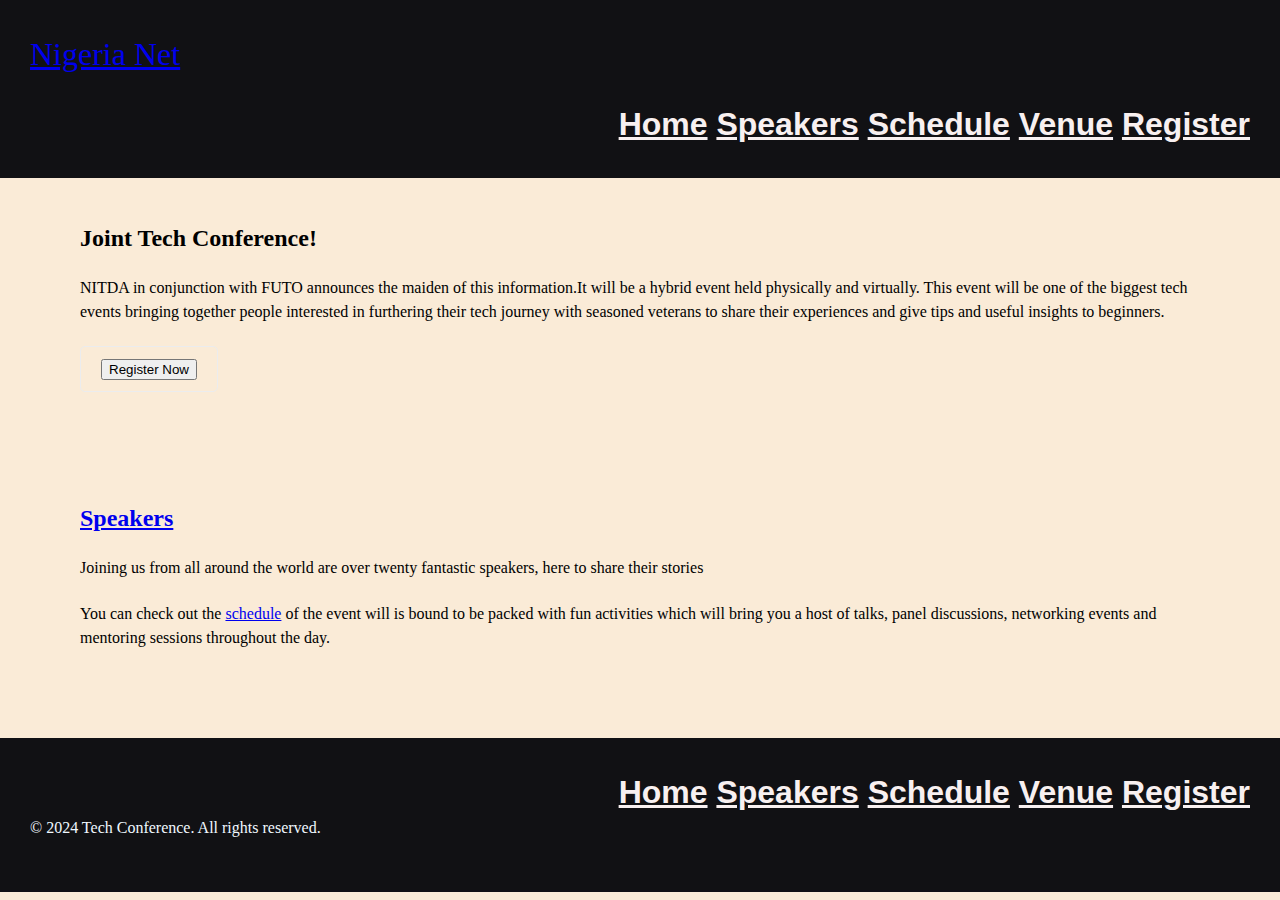
<file: public/index.html>
<!DOCTYPE html>
<html lang="en">
<head>
    <meta charset="UTF-8">
    <meta name="viewport" content="width=device-width, initial-scale=1.0">
    <title>Nigeria_net</title>
    <link rel="Stylesheet" href="../stylesheets/main.css">
    
</head>
<body>
    

    <header class="container">
        <section>
            <h1>
            <a href="index.html"> Nigeria Net</a>
            </h1>
        </section>

        <nav class="text">
            <a href="index.html">Home</a>
            <a href="speakers.html">Speakers</a>
            <a href="schedule.html">Schedule</a>
            <a href="venue.html">Venue</a>
            <a href="register.html">Register</a>
        </nav>
    </header> 
    
    <section class="hero container">
        <h2>Joint Tech Conference!</h2>
        <p>NITDA in conjunction with FUTO announces the maiden of this information.It will be a hybrid event
           held physically and virtually. This event will be one of the biggest tech events bringing together
           people interested in furthering their tech journey with seasoned veterans to share their experiences 
           and give tips and useful insights to beginners. 
        </p>
        <a class="btn btn-alt" href="register.html"> <button type="button">Register Now</button></a>
    </section>

    <section class="hero container">
        <a href="speakers.html">
            <h2>Speakers</h2>
        </a>
        <p>Joining us from all around the world are over twenty fantastic speakers, here to share their stories</p>
        <p>You can check out the <a href="schedule.html">schedule</a> of the event will is bound to be packed with 
           fun activities which will bring you a host of talks, panel discussions, networking events and mentoring
           sessions throughout the day. 

        </p>
    </section>

    <footer class="container">
        <nav class="text">
            <a href="index.html">Home</a>
            <a href="speakers.html">Speakers</a>
            <a href="schedule.html">Schedule</a>
            <a href="venue.html">Venue</a>
            <a href="register.html">Register</a>
        </nav>
        <p>&copy; 2024 Tech Conference. All rights reserved.</p>
    </footer>
    <script src="script.js"></script>
</body>
</html>
</file>
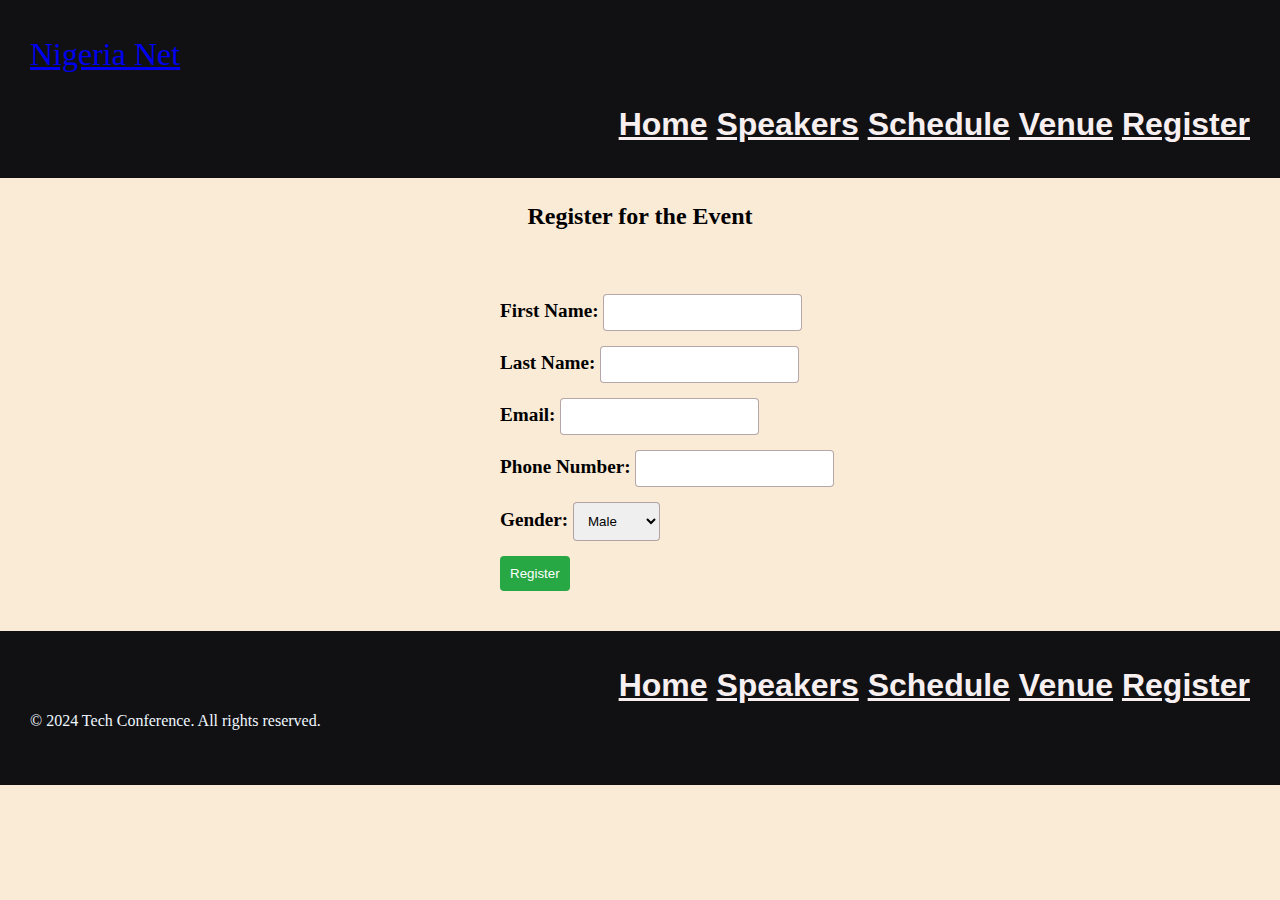
<file: public/register.html>
<!DOCTYPE html>
<html lang="en">
<head>
    <meta charset="UTF-8">
    <meta name="viewport" content="width=device-width, initial-scale=1.0">
    <title>Nigeria_net</title>
    <link rel="Stylesheet" href="../stylesheets/main.css">
    
</head>
<body>
    

    <header class="container">
        <section>
            <h1>
            <a href="index.html"> Nigeria Net</a>
            </h1>
        </section>

        <nav class="text">
            <a href="index.html">Home</a>
            <a href="speakers.html">Speakers</a>
            <a href="schedule.html">Schedule</a>
            <a href="venue.html">Venue</a>
            <a href="register.html">Register</a>
        </nav>
    </header> 
    
    <h2 class="reg">Register for the Event</h2>
    <div class="form-container">
        <form class="for" action="#" method="POST">
            <label for="firstName">First Name:</label>
            <input type="text" id="firstName" name="firstName" required> <br />
      
            <label for="lastName">Last Name:</label>
            <input type="text" id="lastName" name="lastName" required> <br />
      
            <label for="email">Email:</label>
            <input type="email" id="email" name="email" required> <br />
      
            <label for="phone">Phone Number:</label>
            <input type="tel" id="phone" name="phone" required> <br />
      
            <label for="gender">Gender:</label>
            <select id="gender" name="gender" required>
              <option value="male">Male</option>
              <option value="female">Female</option>
            </select> <br />

            <button type="submit" class="reg-btn">Register</button>
        </form>
    </div>

    <footer class="container">
        <nav class="text">
            <a href="index.html">Home</a>
            <a href="speakers.html">Speakers</a>
            <a href="schedule.html">Schedule</a>
            <a href="venue.html">Venue</a>
            <a href="register.html">Register</a>
        </nav>
        <p>&copy; 2024 Tech Conference. All rights reserved.</p>
    </footer>
    
    <script src="script.js"></script>
</body>
</html>
</file>
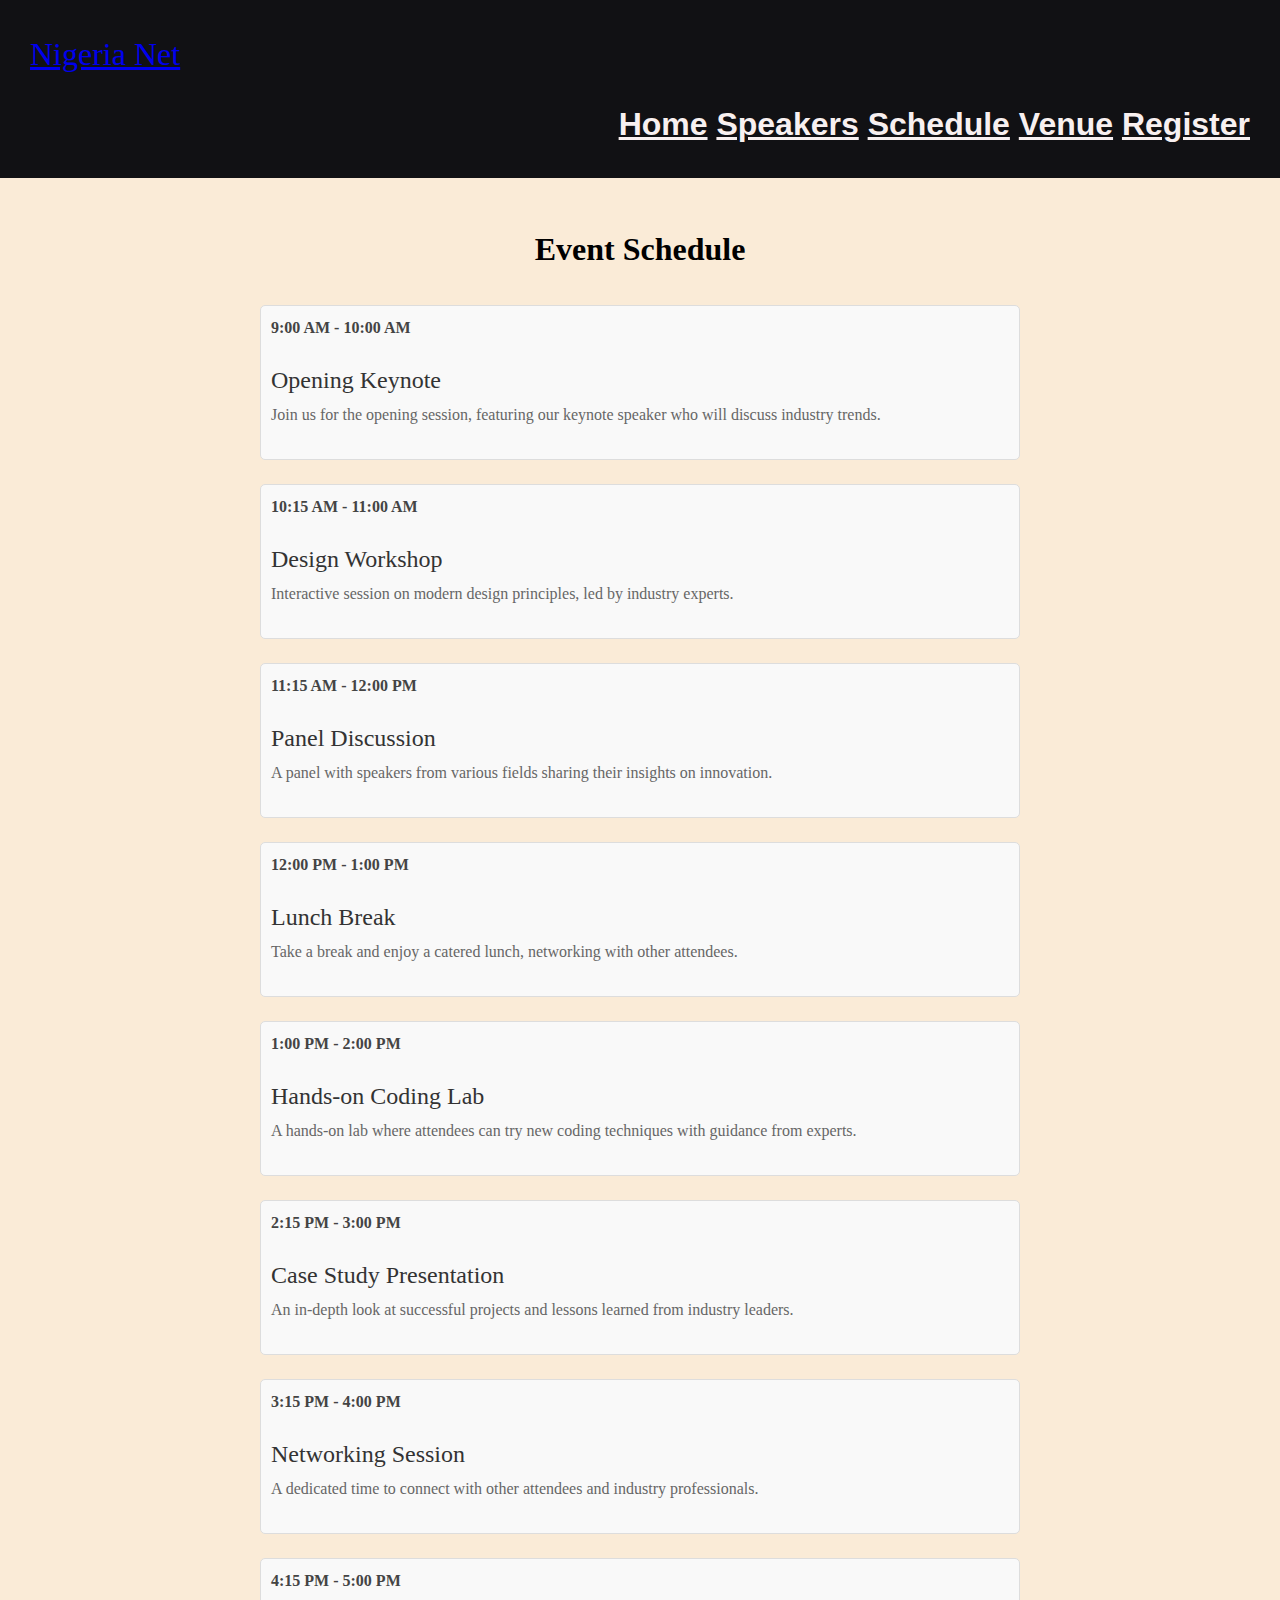
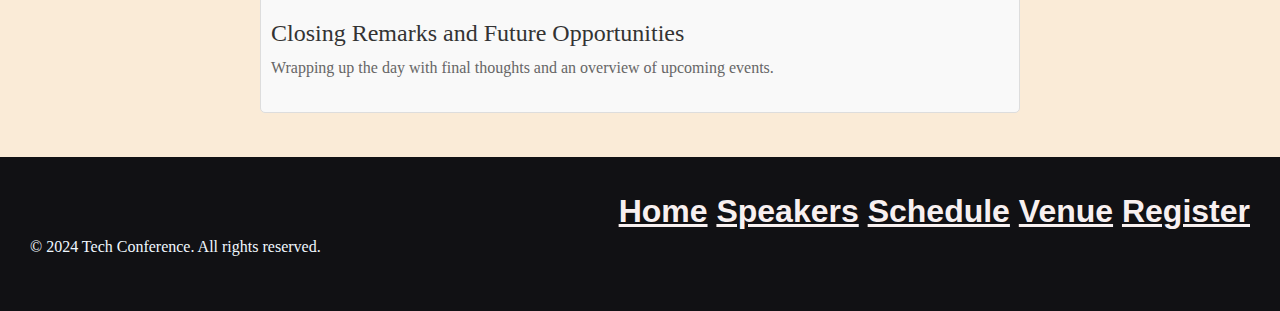
<file: public/schedule.html>
<!DOCTYPE html>
<html lang="en">
<head>
    <meta charset="UTF-8">
    <meta name="viewport" content="width=device-width, initial-scale=1.0">
    <title>Nigeria_net</title>
    <link rel="Stylesheet" href="../stylesheets/main.css">
    
</head>
<body>
    <header class="container">
        <section>
            <h1>
            <a href="index.html"> Nigeria Net</a>
            </h1>
        </section>

        <nav class="text">
            <a href="index.html">Home</a>
            <a href="speakers.html">Speakers</a>
            <a href="schedule.html">Schedule</a>
            <a href="venue.html">Venue</a>
            <a href="register.html">Register</a>
        </nav>
    </header> 
    
    <main class="schedule-container">
        <h2>Event Schedule</h2>
        <div class="event">
            <p class="time">9:00 AM - 10:00 AM</p>
            <h3>Opening Keynote</h3>
            <p class="description">Join us for the opening session, featuring our keynote speaker who will discuss industry trends.</p>
        </div>
        
        <div class="event">
            <p class="time">10:15 AM - 11:00 AM</p>
            <h3>Design Workshop</h3>
            <p class="description">Interactive session on modern design principles, led by industry experts.</p>
        </div>

        <div class="event">
            <p class="time">11:15 AM - 12:00 PM</p>
            <h3>Panel Discussion</h3>
            <p class="description">A panel with speakers from various fields sharing their insights on innovation.</p>
        </div>
        
        <div class="event">
            <p class="time">12:00 PM - 1:00 PM</p>
            <h3>Lunch Break</h3>
            <p class="description">Take a break and enjoy a catered lunch, networking with other attendees.</p>
        </div>
        
        <div class="event">
            <p class="time">1:00 PM - 2:00 PM</p>
            <h3>Hands-on Coding Lab</h3>
            <p class="description">A hands-on lab where attendees can try new coding techniques with guidance from experts.</p>
        </div>
        
        <div class="event">
            <p class="time">2:15 PM - 3:00 PM</p>
            <h3>Case Study Presentation</h3>
            <p class="description">An in-depth look at successful projects and lessons learned from industry leaders.</p>
        </div>
        
        <div class="event">
            <p class="time">3:15 PM - 4:00 PM</p>
            <h3>Networking Session</h3>
            <p class="description">A dedicated time to connect with other attendees and industry professionals.</p>
        </div>
        
        <div class="event">
            <p class="time">4:15 PM - 5:00 PM</p>
            <h3>Closing Remarks and Future Opportunities</h3>
            <p class="description">Wrapping up the day with final thoughts and an overview of upcoming events.</p>
        </div>
    </main>

    <footer class="container">
        <nav>
            <a href="index.html">Home</a>
            <a href="speakers.html">Speakers</a>
            <a href="schedule.html">Schedule</a>
            <a href="venue.html">Venue</a>
            <a href="register.html">Register</a>
        </nav>
        <p>&copy; 2024 Tech Conference. All rights reserved.</p>
    </footer>
    <script src="script.js"></script>
</body>
</html>
</file>
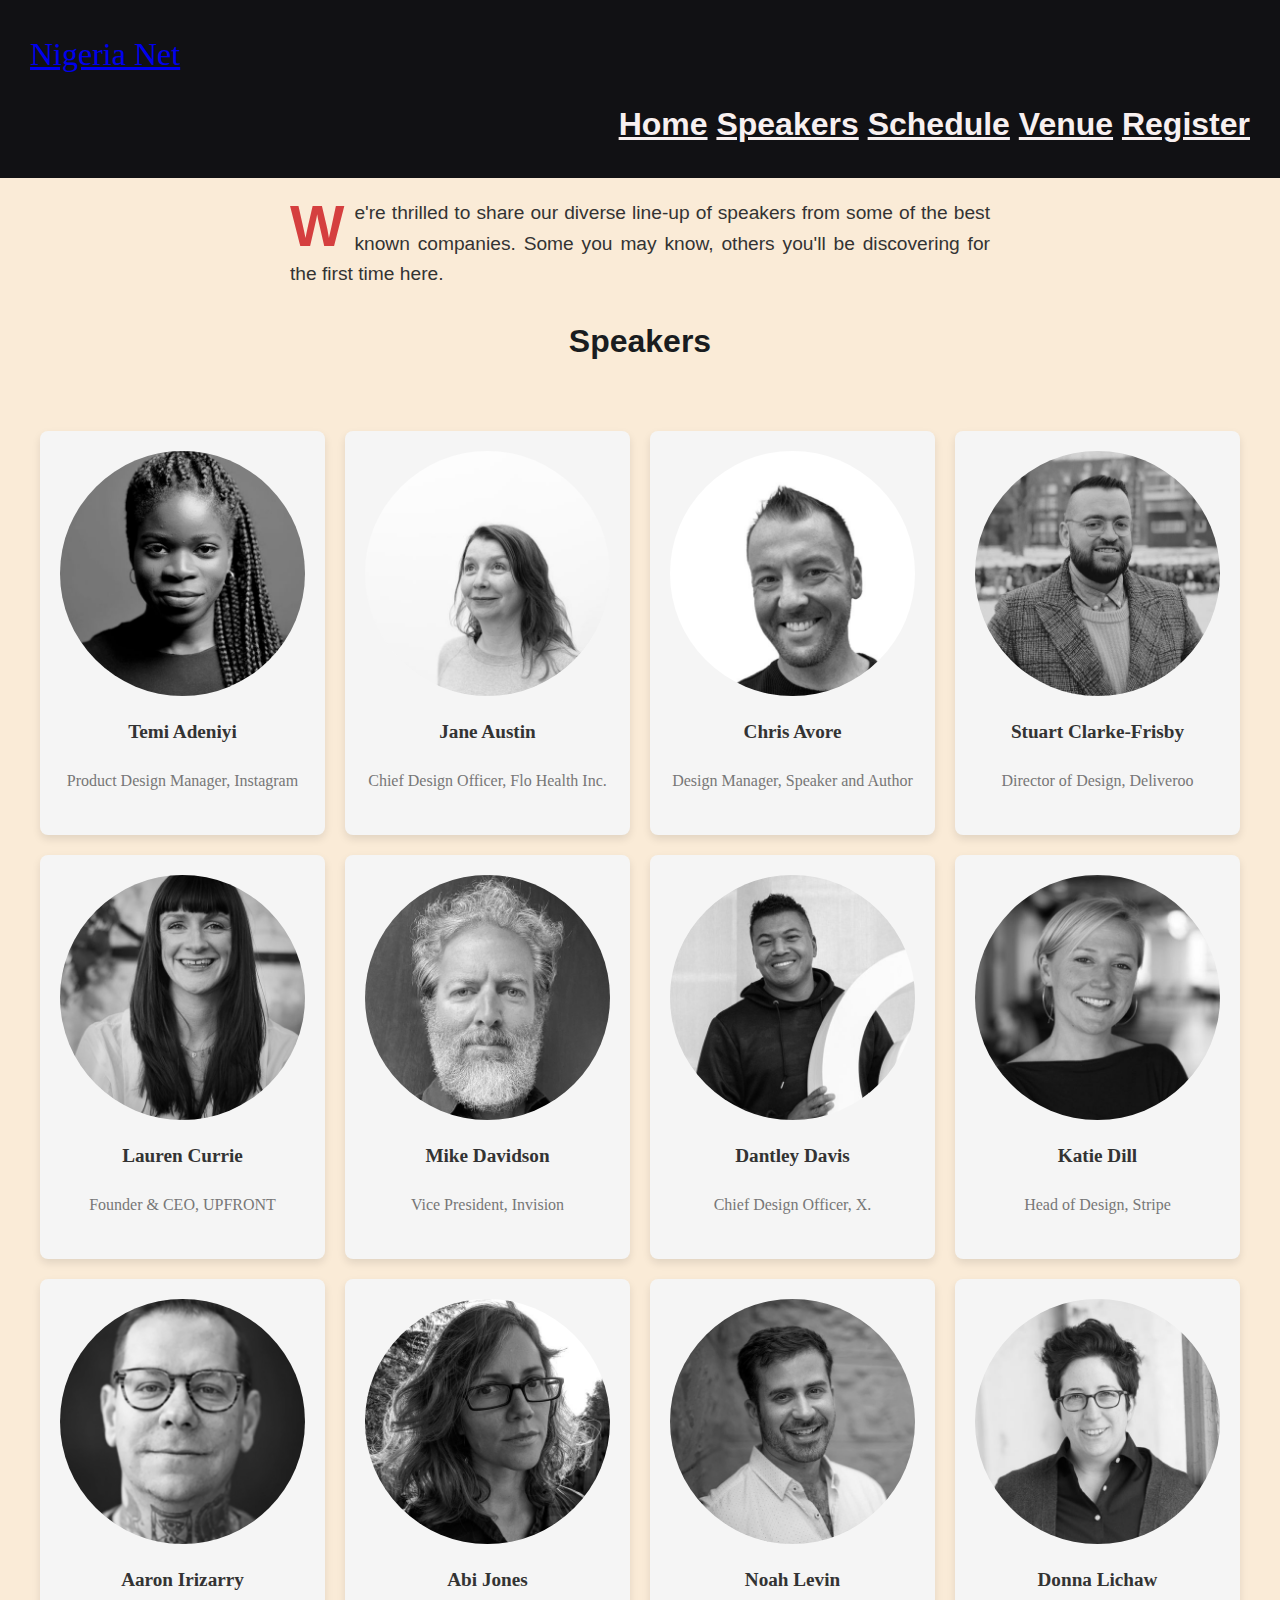
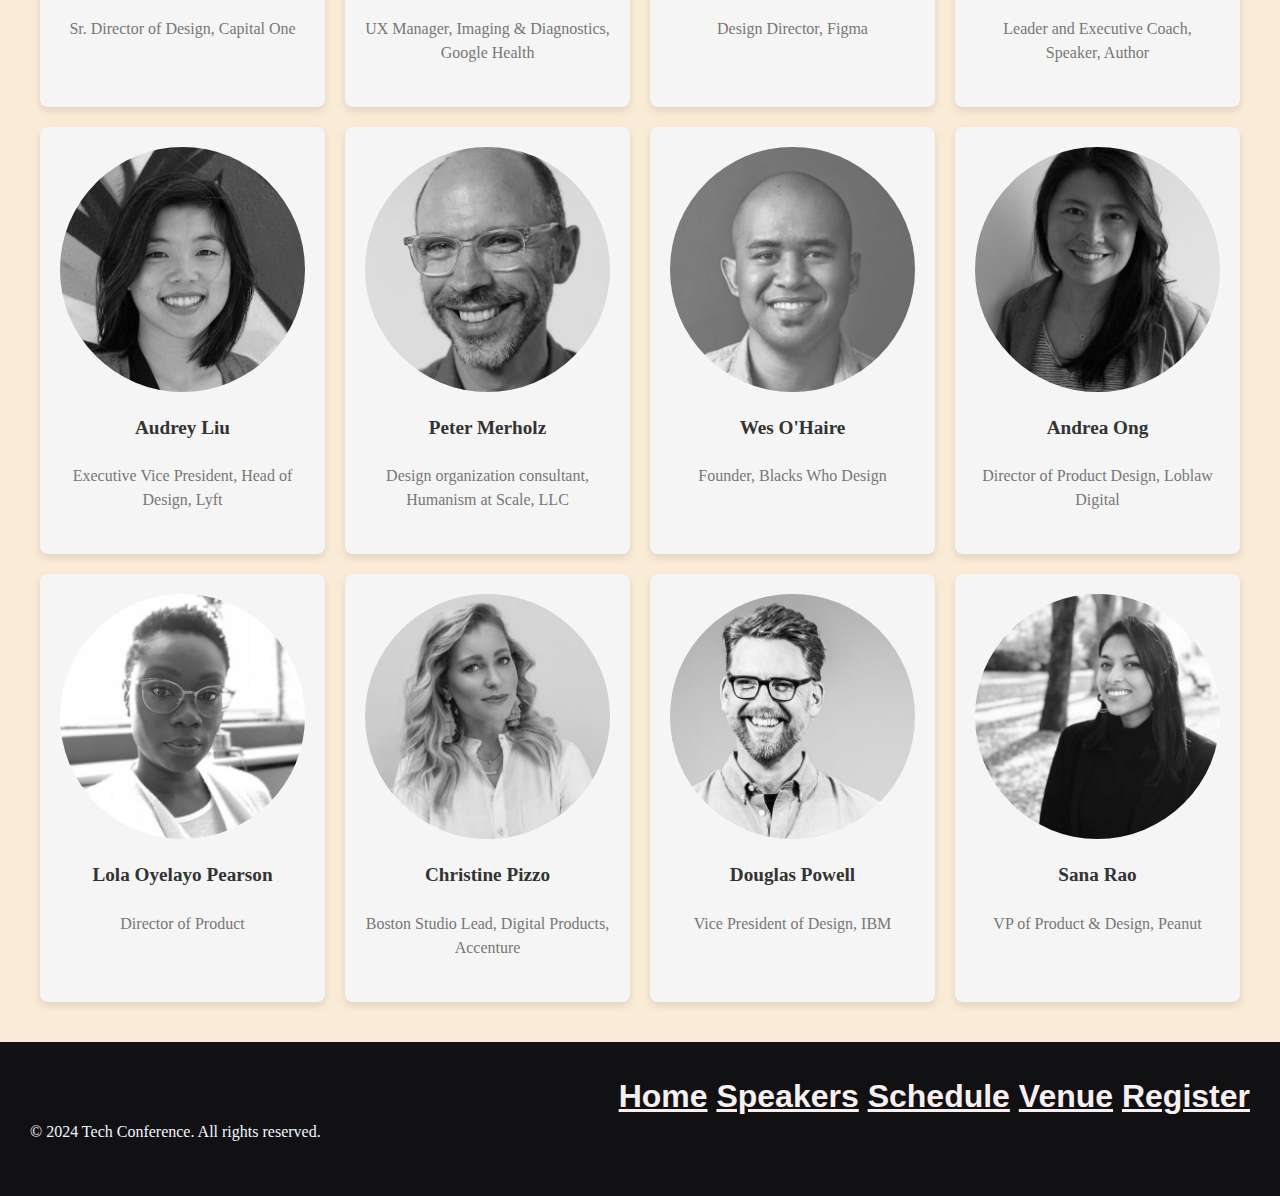
<file: public/speakers.html>
<!DOCTYPE html>
<html lang="en">
<head>
    <meta charset="UTF-8">
    <meta name="viewport" content="width=device-width, initial-scale=1.0">
    <title>Nigeria_net</title>
    <link rel="Stylesheet" href="../stylesheets/main.css">
    
</head>
<body>
    <header class="container">
        <section>
            <h1>
            <a href="index.html"> Nigeria Net</a>
            </h1>
        </section>

        <nav class="text">
            <a href="index.html">Home</a>
            <a href="speakers.html">Speakers</a>
            <a href="schedule.html">Schedule</a>
            <a href="venue.html">Venue</a>
            <a href="register.html">Register</a>
        </nav>
    </header> 
    
    <p class="dropcap-paragraph">We're thrilled to share our diverse line-up of speakers from some
       of the best known companies. Some you may know, others you'll be discovering for the first time here.
    </p>

    <h2 class="spe">Speakers</h2>

    <div class="speaker-container">
        <div class="speaker-item">
            <img src="./Images/Temi-Adeniyi.jpg" alt="Speaker 1">
            <p class="speaker-name">Temi Adeniyi</p>
            <p class="speaker-position">Product Design Manager, Instagram</p>
        </div>

        <div class="speaker-item">
            <img src="./Images/JaneAustin.jpg" alt="Speaker 2">
            <p class="speaker-name">Jane Austin</p>
            <p class="speaker-position">Chief Design Officer, Flo Health Inc.</p>
        </div>
        
        <div class="speaker-item">
            <img src="./Images/ChrisAvore.jpg" alt="Speaker 3">
            <p class="speaker-name">Chris Avore</p>
            <p class="speaker-position">Design Manager, Speaker and Author</p>
        </div>

        <div class="speaker-item">
            <img src="./Images/StuartFrisby.jpg" alt="Speaker 4">
            <p class="speaker-name">Stuart Clarke-Frisby</p>
            <p class="speaker-position">Director of Design, Deliveroo</p>
        </div>

        <div class="speaker-item">
            <img src="./Images/Lauren-Currie.jpg" alt="Speaker 5">
            <p class="speaker-name">Lauren Currie</p>
            <p class="speaker-position">Founder & CEO, UPFRONT</p>
        </div>

        <div class="speaker-item">
            <img src="./Images/mikedavidson.jpg" alt="Speaker 6">
            <p class="speaker-name">Mike Davidson</p>
            <p class="speaker-position">Vice President, Invision</p>
        </div>

        <div class="speaker-item">
            <img src="./Images/DantleyDavis.jpg" alt="Speaker 7">
            <p class="speaker-name">Dantley Davis</p>
            <p class="speaker-position">Chief Design Officer, X.</p>
        </div>

        <div class="speaker-item">
            <img src="./Images/katie-dill.jpg" alt="Speaker 8">
            <p class="speaker-name">Katie Dill</p>
            <p class="speaker-position">Head of Design, Stripe</p>
        </div>

        <div class="speaker-item">
            <img src="./Images/Aaron-Irizarry.png" alt="Speaker 9">
            <p class="speaker-name">Aaron Irizarry</p>
            <p class="speaker-position">Sr. Director of Design, Capital One</p>
        </div>

        <div class="speaker-item">
            <img src="./Images/Abi-Jones.jpg" alt="Speaker 10">
            <p class="speaker-name">Abi Jones</p>
            <p class="speaker-position">UX Manager, Imaging & Diagnostics, Google Health</p>
        </div>

        <div class="speaker-item">
            <img src="./Images/NoahLevin.png" alt="Speaker 11">
            <p class="speaker-name">Noah Levin</p>
            <p class="speaker-position">Design Director, Figma</p>
        </div>

        <div class="speaker-item">
            <img src="./Images/DonnaLichaw.jpg" alt="Speaker 12">
            <p class="speaker-name">Donna Lichaw</p>
            <p class="speaker-position">Leader and Executive Coach, Speaker, Author</p>
        </div>

        <div class="speaker-item">
            <img src="./Images/Audrey-Liu.jpg" alt="Speaker 13">
            <p class="speaker-name">Audrey Liu</p>
            <p class="speaker-position">Executive Vice President, Head of Design, Lyft</p>
        </div>

        <div class="speaker-item">
            <img src="./Images/Peter-Merholz.jpg" alt="Speaker 14">
            <p class="speaker-name">Peter Merholz</p>
            <p class="speaker-position">Design organization consultant, Humanism at Scale, LLC</p>
        </div>

        <div class="speaker-item">
            <img src="./Images/wes-o-haire.jpeg" alt="Speaker 15">
            <p class="speaker-name">Wes O'Haire</p>
            <p class="speaker-position">Founder, Blacks Who Design</p>
        </div>

        <div class="speaker-item">
            <img src="./Images/AndreaOng.jpg" alt="Speaker 16">
            <p class="speaker-name">Andrea Ong</p>
            <p class="speaker-position">Director of Product Design, Loblaw Digital</p>
        </div>

        <div class="speaker-item">
            <img src="./Images/Lola.jpeg" alt="Speaker 17">
            <p class="speaker-name">Lola Oyelayo Pearson</p>
            <p class="speaker-position">Director of Product</p>
        </div>

        <div class="speaker-item">
            <img src="./Images/Christine-Pizzo.png" alt="Speaker 18">
            <p class="speaker-name">Christine Pizzo</p>
            <p class="speaker-position">Boston Studio Lead, Digital Products, Accenture</p>
        </div>

        <div class="speaker-item">
            <img src="./Images/DouglasPowell.jpg" alt="Speaker 19">
            <p class="speaker-name">Douglas Powell</p>
            <p class="speaker-position">Vice President of Design, IBM</p>
        </div>

        <div class="speaker-item">
            <img src="./Images/SanaRao.jpg" alt="Speaker 20">
            <p class="speaker-name">Sana Rao</p>
            <p class="speaker-position">VP of Product & Design, Peanut</p>
        </div>
    </div>
    

    <footer class="container">
        <nav>
            <a href="index.html">Home</a>
            <a href="speakers.html">Speakers</a>
            <a href="schedule.html">Schedule</a>
            <a href="venue.html">Venue</a>
            <a href="register.html">Register</a>
        </nav>
        <p>&copy; 2024 Tech Conference. All rights reserved.</p>
    </footer>
    <script src="script.js"></script>
</body>
</html>
</file>
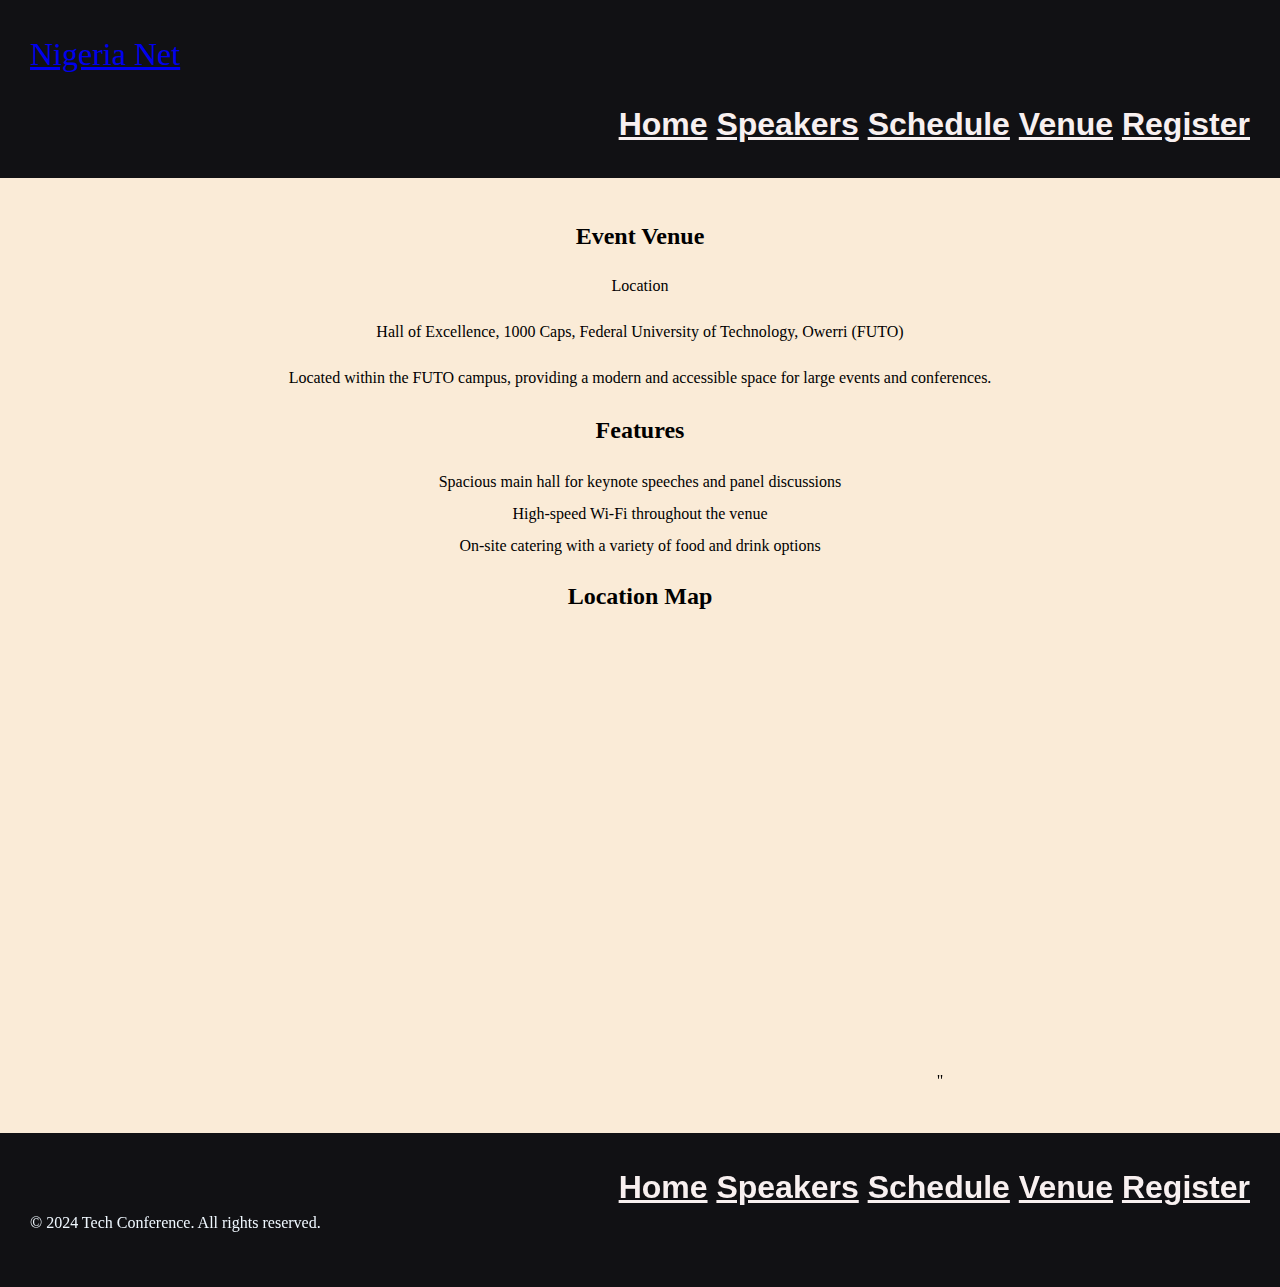
<file: public/venue.html>
<!DOCTYPE html>
<html lang="en">
<head>
    <meta charset="UTF-8">
    <meta name="viewport" content="width=device-width, initial-scale=1.0">
    <title>Nigeria_net</title>
    <link rel="Stylesheet" href="../stylesheets/main.css">
    
</head>
<body>
    <header class="container">
        <section>
            <h1>
            <a href="index.html"> Nigeria Net</a>
            </h1>
        </section>

        <nav class="text">
            <a href="index.html">Home</a>
            <a href="speakers.html">Speakers</a>
            <a href="schedule.html">Schedule</a>
            <a href="venue.html">Venue</a>
            <a href="register.html">Register</a>
        </nav>
    </header> 
    
    <main class="venue-container">
        <h2>Event Venue</h2>
        
        <div class="venue-info">
            <h3>Location</h3>
            <p>Hall of Excellence, 1000 Caps, Federal University of Technology, Owerri (FUTO)</p>
            <p>Located within the FUTO campus, providing a modern and accessible space for large events and conferences.</p>
        </div>
        
        <div class="venue-features">
            <h3>Features</h3>
            <ul>
                <li>Spacious main hall for keynote speeches and panel discussions</li>
                <li>High-speed Wi-Fi throughout the venue</li>
                <li>On-site catering with a variety of food and drink options</li>
            </ul>
        </div>
        
        <div class="venue-map">
            <h3>Location Map</h3>
            <iframe src="https://www.google.com/maps/embed?pb=!1m18!1m12!1m3!1d3972.191510834849!2d6.9904267740397135!3d5
                .38775633532054!2m3!1f0!2f0!3f0!3m2!1i1024!2i768!4f13.1!3m3!1m2!1s0x10425dcecdcddefd%3A0x300a4f8d506bec7e!2sHall%2
                0Of%20Excellence%201000%20Cap.%20FUTO!5e0!3m2!1sen!2sng!4v1731151047522!5m2!1sen!2sng"
                width="600" 
                height="450" 
                style="border:0;" 
                allowfullscreen="" 
                loading="lazy" 
                referrerpolicy="no-referrer-when-downgrade">
            </iframe>"            
        </div>
    </main>
    

    <footer class="container">
        <nav>
            <a href="index.html">Home</a>
            <a href="speakers.html">Speakers</a>
            <a href="schedule.html">Schedule</a>
            <a href="venue.html">Venue</a>
            <a href="register.html">Register</a>
        </nav>
        <p>&copy; 2024 Tech Conference. All rights reserved.</p>
    </footer>
    <script src="script.js"></script>
</body>
</html>
</file>
<file: stylesheets/main.css>
/* http://meyerweb.com/eric/tools/css/reset/ 2. v2.0 | 20110126
   License: none (public domain)
*/

html, body, div, span, applet, object, iframe,
h1, h3, h4, h5, h6, p, blockquote, pre,
a, abbr, acronym, address, big, cite, code,
del, dfn, em, img, ins, kbd, q, s, samp,
small, strike, strong, sub, sup, tt, var,
b, u, i, center,
dl, dt, dd, ol, ul, li,
fieldset, form, label, legend,
table, caption, tbody, tfoot, thead, tr, th, td,
article, aside, canvas, details, embed, 
figure, figcaption, footer, header, hgroup, 
menu, nav, output, ruby, section, summary,
time, mark, audio, video {
	margin: 0;
	padding: 0;
	border: 0;
	font-size: 100%;
	font: inherit;
	vertical-align: baseline;
}

/* HTML5 display-role reset for older browsers */
article, aside, details, figcaption, figure, 
footer, header, hgroup, menu, nav, section {
	display: block;
}

/*
---------------------------------------------
Grid
---------------------------------------------
*/
*,
*::before,
*::after{
	-webkit-box-sizing: border-box;
		-moz-box-sizing: border-box;
			box-sizing: border-box;
}

.container{
	margin: 0 auto;
	padding-left: 30px;
	padding-right: 30px;
}

/*
---------------------------------------------
Typography
---------------------------------------------
*/

h1, h3, h4, h5, p {
	margin-bottom: 22px;
}

/*
--------------------------------------------
Buttons
--------------------------------------------
*/

.btn{
	border-radius: 5px;
	display: inline-block;
	margin: 0;
}

.btn-alt{
	border: 1px solid #ebecee;
	padding: 10px 20px;
}

/*
------------------------------------------
Home
------------------------------------------
*/

.hero{
	padding: 22px 80px 66px 80px;
} 

body {
	line-height: 1.5;
	background-color: antiquewhite;
}
ol, ul {
	list-style: none;
}
blockquote, q {
	quotes: none;
}
blockquote:before, blockquote:after,
q:before, q:after {
	content: '';
	content: none;
}
table {
	border-collapse: collapse;
	border-spacing: 0;
}

header, footer {
	background-color: #111114;
	padding: 30px 20px;
	text-align: left;
	font-size: 2rem;
  }
  
nav {
	text-align: end;
	font-family: Arial, Helvetica, sans-serif;
	font-weight: bold;
}

header.container nav a, footer.container a {
	color: rgb(248, 240, 240);
}

header.container nav a:hover, footer.container a:hover {
	color: red;
}

footer.container p{
	color: aliceblue;
	font-size: 1rem;
}
.form-container {
    background-color: antiquewhite;
    padding: 40px;
    border-radius: 8px;
	font-size: 1.2rem;
	text-align:justify;
	padding-left: 500px;
  }

.reg {
    text-align: center;
    margin-bottom: 20px;
	font-weight: bolder;
  }
  
form {
    flex-direction: column;
  }
  
label {
    margin-bottom: 5px;
    font-weight: bold;
  }
  
input, select {
    padding: 10px;
    margin-bottom: 15px;
    border: 1px solid #9a8787bb;
    border-radius: 4px;
  }
  
.reg-btn {
    padding: 10px;
    background-color: #28a745;
    color: white;
    border: none;
    border-radius: 4px;
    cursor: pointer;
  }
  
.reg-btn:hover {
    background-color: #218838;
  }

.modal {
    display: none;
    position: fixed;
    top: 0;
    left: 0;
    width: 100%;
    height: 100%;
    background-color: rgba(0, 0, 0, 0.5);
    display: flex;
    align-items: center;
    justify-content: center;
}

.modal-content {
    background-color: white;
    padding: 20px;
    text-align: center;
    border-radius: 5px;
    width: 300px;
}

/* Container for paragraph */
.dropcap-paragraph {
    padding-top: 20px;
	font-family: 'Arial', sans-serif;
    font-size: 1.2em;
    line-height: 1.6;
    color: #333;
    max-width: 700px;
    margin: 0 auto;
    text-align: justify;
}

/* Drop cap styling */
.dropcap-paragraph::first-letter {
    font-size: 3em; /* Larger font size for drop cap */
    font-weight: bold;
    color: #D53F3F; /* Example color, match as needed */
    float: left;
    line-height: 1;
    margin-right: 10px;
}

.spe {
	text-align: center;
	font-family: 'Arial', sans-serif;
	font-size: 2em;
	color: rgb(25, 28, 32);
}

/* Container styling for speakers */
.speaker-container {
    display: grid;
    grid-template-columns: repeat(auto-fill, minmax(250px, 1fr));
    gap: 20px;
    padding: 40px;
}

/* Speaker item styling */
.speaker-item {
    text-align: center;
    background-color: #f5f5f5;
    padding: 20px;
    border-radius: 8px;
    box-shadow: 0 4px 8px rgba(0, 0, 0, 0.1);
}

/* Speaker image styling */
.speaker-item img {
    width: 100%;
    height: auto;
    border-radius: 50%;
    filter: grayscale(100%);
    margin-bottom: 15px;
}

/* Speaker name styling */
.speaker-name {
    font-weight: bold;
    font-size: 1.2em;
    color: #333;
}

/* Speaker position styling */
.speaker-position {
    font-size: 1em;
    color: #777;
    margin-top: 5px;
}

.schedule-container {
    max-width: 800px;
    margin: 0 auto;
    padding: 20px;
}

.schedule-container h2 {
    text-align: center;
    font-size: 2em;
    margin-bottom: 1em;
}

.event {
    margin-bottom: 1.5em;
    padding: 10px;
    background-color: #f9f9f9;
    border: 1px solid #ddd;
    border-radius: 5px;
}

.event .time {
    font-weight: bold;
    color: #444;
}

.event h3 {
    font-size: 1.5em;
    margin: 5px 0;
    color: #333;
}

.event .description {
    color: #666;
    font-size: 1em;
}

.venue-container {
    max-width: 800px;
    margin: auto;
    padding: 20px;
    text-align: center;
}

.venue-info, .venue-features, .venue-map {
    margin-bottom: 20px;
}

.venue-features h3, .venue-map h3 {
	font-size: 1.5rem;
	font-weight: bold;
}

.venue-features li {
    margin-bottom: 8px;
}
</file>
